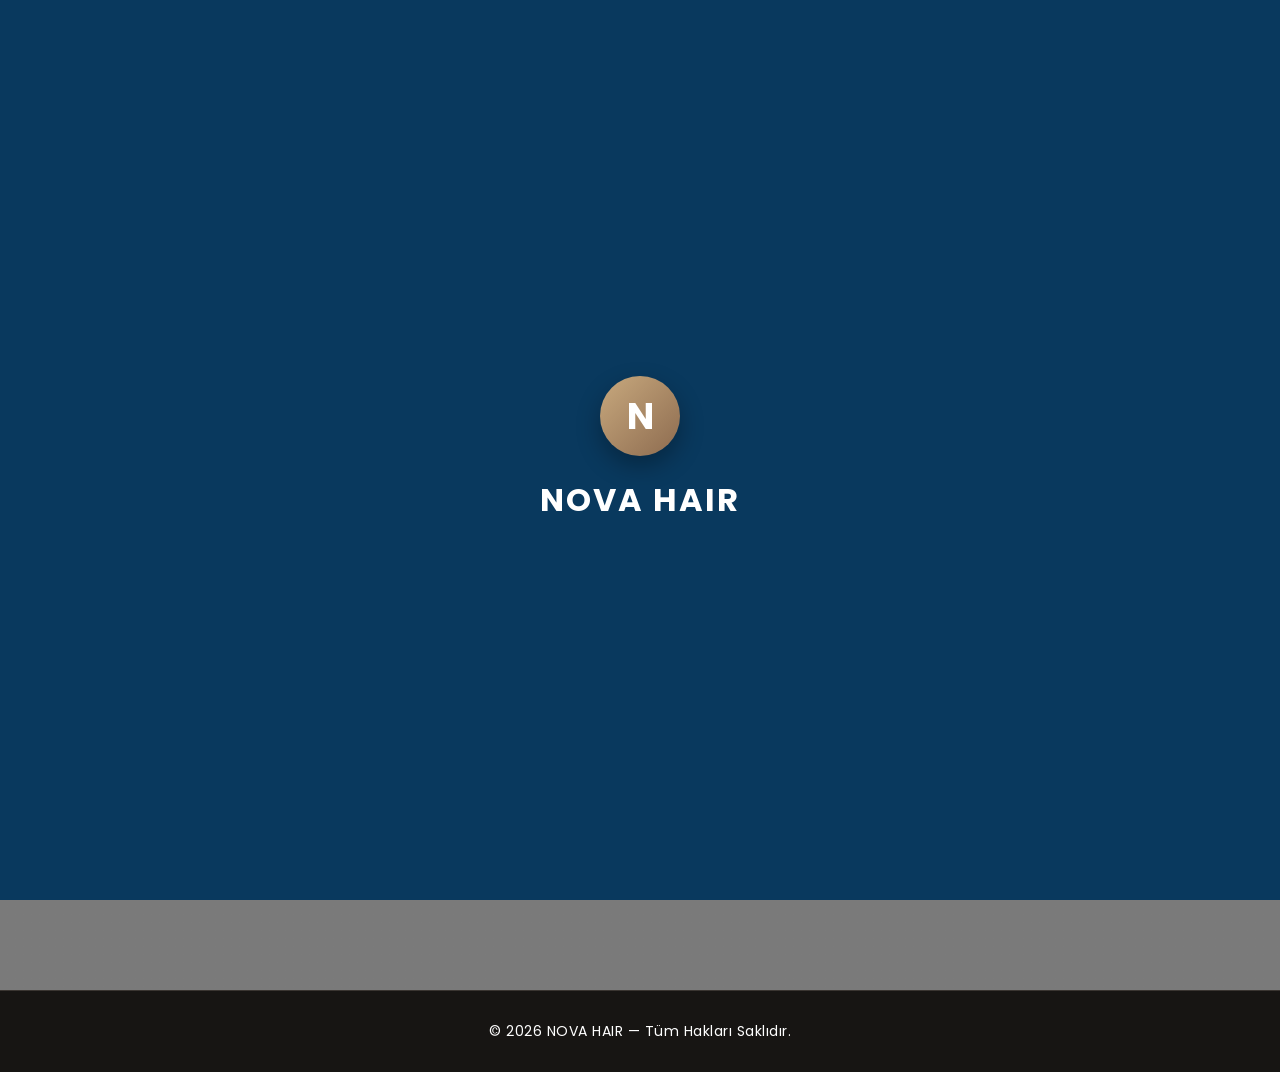
<file: anasayfa.html>
<!DOCTYPE html>
<html lang="tr">
<head>
    <meta charset="UTF-8">
    <meta name="viewport" content="width=device-width, initial-scale=1.0">
    <title>Ana Sayfa | NOVA HAIR</title>
    <link href="https://fonts.googleapis.com/css2?family=Poppins:wght@400;500;600;700&display=swap" rel="stylesheet">
    <link rel="stylesheet" href="https://cdnjs.cloudflare.com/ajax/libs/font-awesome/6.5.0/css/all.min.css">
    <link rel="stylesheet" href="style.css">
</head>
<body>

<div class="intro-loader">
    <div class="intro-logo">
        <span class="intro-circle">N</span>
        <h2 class="intro-text">NOVA HAIR</h2>
    </div>
</div>

<header>
<div class="navbar">
  <div class="logo"><div class="logo-circle">N</div><div class="logo-text">NOVA HAIR</div></div>
  <button class="menu-toggle" id="menuToggle"><i class="fa-solid fa-bars"></i></button>
  <nav id="navMenu">
    <a href="index.html" class="active">Ana Sayfa</a>
    <a href="hizmetler.html">Hizmetler</a>
    <a href="hakkimizda.html">Hakkımızda</a>
    <a href="tecrubemiz.html">Tecrübemiz</a>
    <a href="neden-biz.html">Neden Biz</a>
    <a href="fiyatlar.html">Fiyatlar</a>
    <a href="galeri.html">Galeri</a>
    <a href="gorusler.html">Görüşler</a>
    <a href="iletisim.html">İletişim</a>
  </nav>
</div>
</header>

<section class="hero" id="home">
    <div>
        <h1>Premium Kuaför Deneyimi</h1>
        <p>Modern atmosfer, uzman ekip, dijital rahatlık.</p>
        <a href="hizmetler.html" class="btn">Hizmetleri Gör</a>
    </div>
</section>

<footer>© 2026 NOVA HAIR — Tüm Hakları Saklıdır.</footer>

<script>
window.addEventListener('load', () => {
  const loader = document.querySelector('.intro-loader');
  setTimeout(() => { loader.classList.add('fade-out'); }, 1200);
});
const menuToggle = document.getElementById('menuToggle');
const navMenu = document.getElementById('navMenu');
menuToggle.addEventListener('click', () => {
  navMenu.classList.toggle('active');
  menuToggle.querySelector('i').className = navMenu.classList.contains('active') ? 'fa-solid fa-xmark' : 'fa-solid fa-bars';
});
</script>
</body>
</html>
</file>
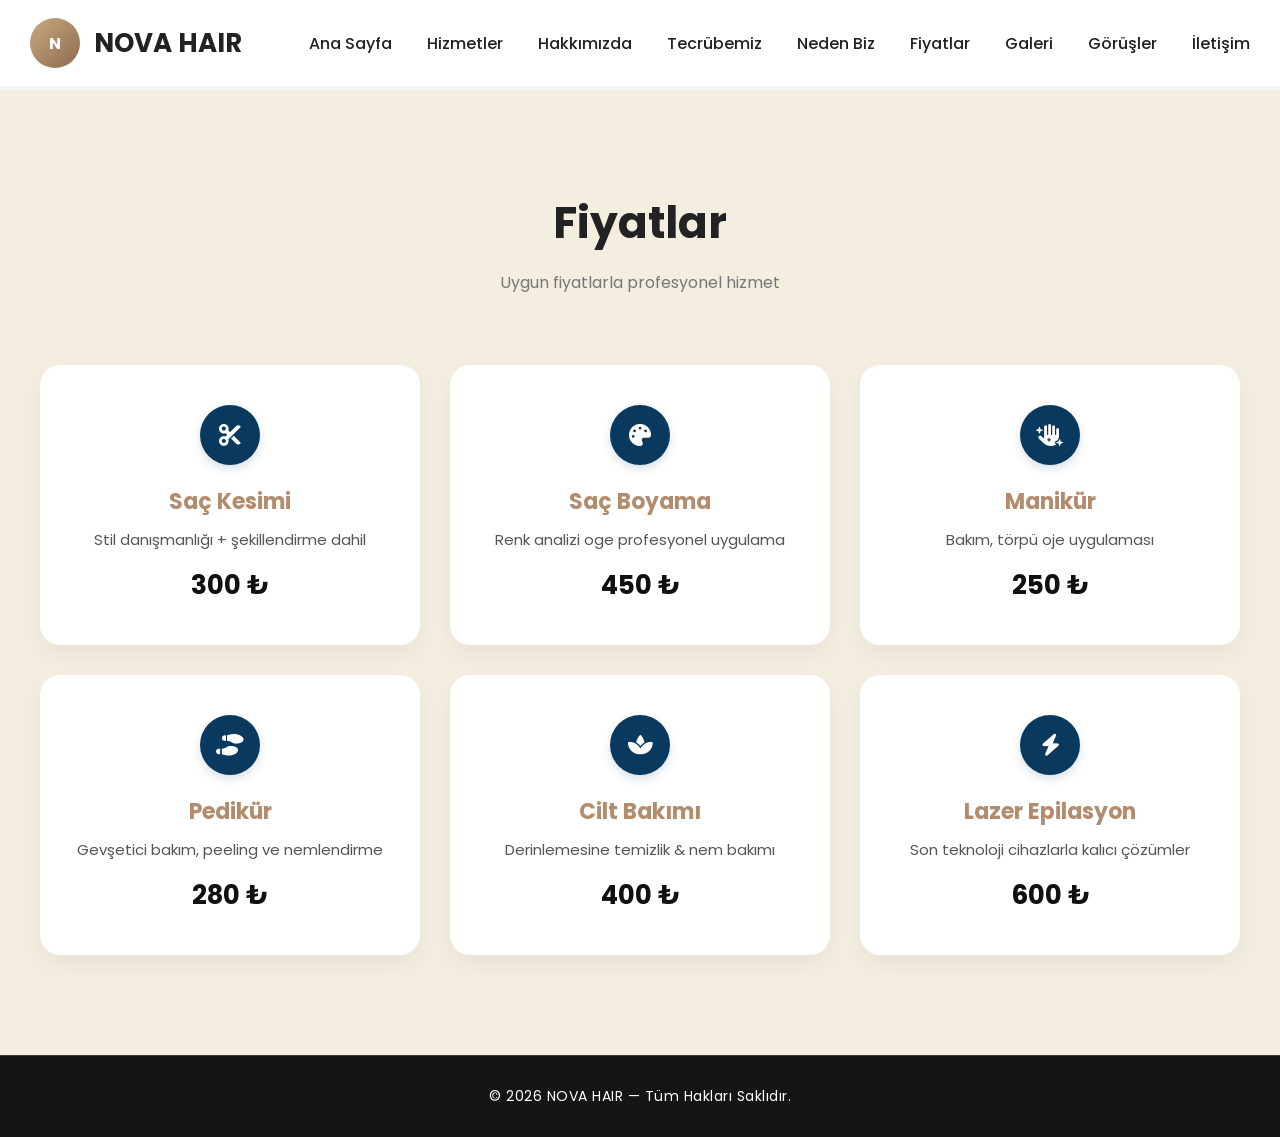
<file: fiyatlar.html>
<!DOCTYPE html>
<html lang="tr">
<head>
    <meta charset="UTF-8">
    <meta name="viewport" content="width=device-width, initial-scale=1.0">
    <title>Fiyat Listesi | NOVA HAIR</title>
    <link href="https://fonts.googleapis.com/css2?family=Poppins:wght@400;500;600;700&display=swap" rel="stylesheet">
    <link rel="stylesheet" href="https://cdnjs.cloudflare.com/ajax/libs/font-awesome/6.5.0/css/all.min.css">
    <link rel="stylesheet" href="style.css">
</head>
<body>

<header>
<div class="navbar">
  <div class="logo"><div class="logo-circle">N</div><div class="logo-text">NOVA HAIR</div></div>
  <button class="menu-toggle" id="menuToggle"><i class="fa-solid fa-bars"></i></button>
  <nav id="navMenu">
    <a href="index.html">Ana Sayfa</a>
    <a href="hizmetler.html">Hizmetler</a>
    <a href="hakkimizda.html">Hakkımızda</a>
    <a href="tecrubemiz.html">Tecrübemiz</a>
    <a href="neden-biz.html">Neden Biz</a>
    <a href="fiyatlar.html" class="active">Fiyatlar</a>
    <a href="galeri.html">Galeri</a>
    <a href="gorusler.html">Görüşler</a>
    <a href="iletisim.html">İletişim</a>
  </nav>
</div>
</header>

<section class="section prices-section" id="prices">
<div class="container">
<div class="section-title"><h2>Fiyatlar</h2><p>Uygun fiyatlarla profesyonel hizmet</p></div>
<div class="prices-grid">
  <div class="price-card"><div class="price-icon-circle"><i class="fa-solid fa-scissors"></i></div><h3>Saç Kesimi</h3><p>Stil danışmanlığı + şekillendirme dahil</p><span>300 ₺</span></div>
  <div class="price-card"><div class="price-icon-circle"><i class="fa-solid fa-palette"></i></div><h3>Saç Boyama</h3><p>Renk analizi oge profesyonel uygulama</p><span>450 ₺</span></div>
  <div class="price-card"><div class="price-icon-circle"><i class="fa-solid fa-hand-sparkles"></i></div><h3>Manikür</h3><p>Bakım, törpü oje uygulaması</p><span>250 ₺</span></div>
  <div class="price-card"><div class="price-icon-circle"><i class="fa-solid fa-shoe-prints"></i></div><h3>Pedikür</h3><p>Gevşetici bakım, peeling ve nemlendirme</p><span>280 ₺</span></div>
  <div class="price-card"><div class="price-icon-circle"><i class="fa-solid fa-spa"></i></div><h3>Cilt Bakımı</h3><p>Derinlemesine temizlik & nem bakımı</p><span>400 ₺</span></div>
  <div class="price-card"><div class="price-icon-circle"><i class="fa-solid fa-bolt"></i></div><h3>Lazer Epilasyon</h3><p>Son teknoloji cihazlarla kalıcı çözümler</p><span>600 ₺</span></div>
</div>
</div>
</section>

<footer>© 2026 NOVA HAIR — Tüm Hakları Saklıdır.</footer>
</body>
</html>
</file>
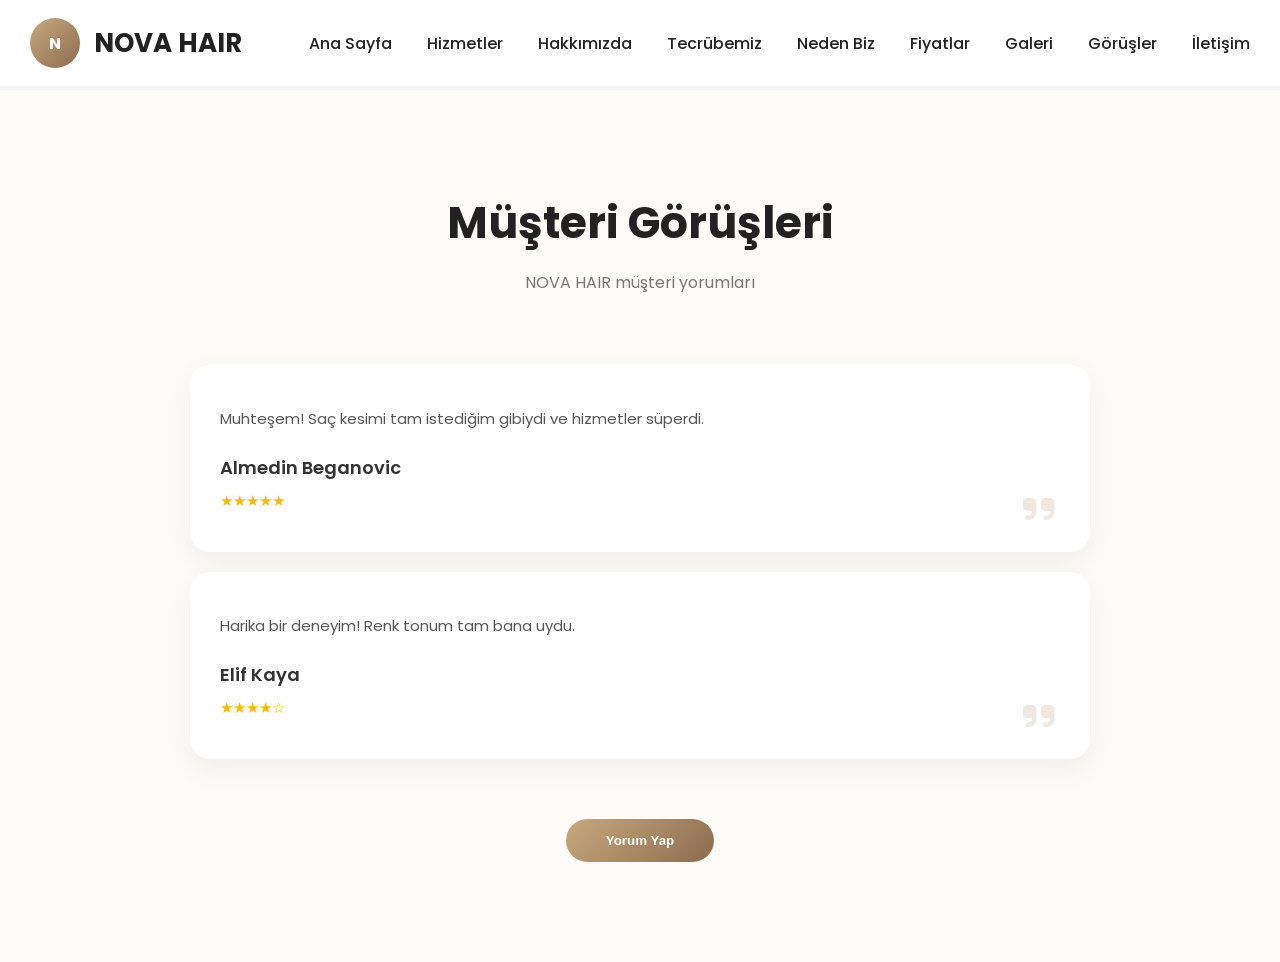
<file: gorusler.html>
<!DOCTYPE html>
<html lang="tr">
<head>
    <meta charset="UTF-8">
    <meta name="viewport" content="width=device-width, initial-scale=1.0">
    <title>Müşteri Görüşleri | NOVA HAIR</title>
    <link href="https://fonts.googleapis.com/css2?family=Poppins:wght@400;500;600;700&display=swap" rel="stylesheet">
    <link rel="stylesheet" href="https://cdnjs.cloudflare.com/ajax/libs/font-awesome/6.5.0/css/all.min.css">
    <link rel="stylesheet" href="style.css">
</head>
<body>

<header>
<div class="navbar">
  <div class="logo"><div class="logo-circle">N</div><div class="logo-text">NOVA HAIR</div></div>
  <button class="menu-toggle" id="menuToggle"><i class="fa-solid fa-bars"></i></button>
  <nav id="navMenu">
    <a href="index.html">Ana Sayfa</a>
    <a href="hizmetler.html">Hizmetler</a>
    <a href="hakkimizda.html">Hakkımızda</a>
    <a href="tecrubemiz.html">Tecrübemiz</a>
    <a href="neden-biz.html">Neden Biz</a>
    <a href="fiyatlar.html">Fiyatlar</a>
    <a href="galeri.html">Galeri</a>
    <a href="gorusler.html" class="active">Görüşler</a>
    <a href="iletisim.html">İletişim</a>
  </nav>
</div>
</header>

<section class="section reviews-section" id="reviews">
<div class="container reviews-container">
  <div class="section-title"><h2>Müşteri Görüşleri</h2><p>NOVA HAIR müşteri yorumları</p></div>
  <div id="reviewList">
    <div class="review-card"><p>Muhteşem! Saç kesimi tam istediğim gibiydi ve hizmetler süperdi.</p><h4>Almedin Beganovic</h4><div class="review-stars">★★★★★</div></div>
    <div class="review-card"><p>Harika bir deneyim! Renk tonum tam bana uydu.</p><h4>Elif Kaya</h4><div class="review-stars">★★★★☆</div></div>
  </div>
  <div class="add-review-box"><button id="openFormBtn">Yorum Yap</button></div>
</div>
</section>

<div class="modal-overlay" id="reviewFormOverlay">
  <div class="modal-content">
    <h3>Yorum Yap</h3>
    <div class="input-group"><input type="text" id="reviewName" placeholder="Adınız Soyadınız"></div>
    <div class="input-group">
     <select id="reviewRating" required>
    <option value="">Puan Seçin</option>
    <option value="5">5 Yıldız (Mükemmel)</option>
    <option value="4">4 Yıldız (Çok İyi)</option>
    <option value="3">3 Yıldız (Orta)</option>
    <option value="2">2 Yıldız (Kötü)</option>
    <option value="1">1 Yıldız (Çok Kötü)</option>
</select>
    </div>
    <div class="input-group"><textarea id="reviewText" placeholder="Yorumunuz..."></textarea></div>
    <button class="submit-btn" id="submitReview">Gönder</button>
  </div>
</div>

<script>
const openBtn = document.getElementById('openFormBtn');
const overlay = document.getElementById('reviewFormOverlay');
const submitBtn = document.getElementById('submitReview');
const list = document.getElementById('reviewList');

if (openBtn && overlay) {
  openBtn.addEventListener('click', () => overlay.style.display = "flex");
  overlay.addEventListener('click', (e) => { if (e.target === overlay) overlay.style.display = "none"; });
  
  submitBtn?.addEventListener('click', () => {
    const n = document.getElementById('reviewName').value.trim();
    const t = document.getElementById('reviewText').value.trim();
    const r = document.getElementById('reviewRating').value;
    if (n && t) {
      const d = document.createElement('div');
      d.className = 'review-card';
      d.innerHTML = `<p>${t}</p><h4>${n}</h4><div class="review-stars">${"★".repeat(r)}${"☆".repeat(5-r)}</div>`;
      list.appendChild(d);
      overlay.style.display = "none";
    }
  });
}
</script>
</body>
</html>
</file>
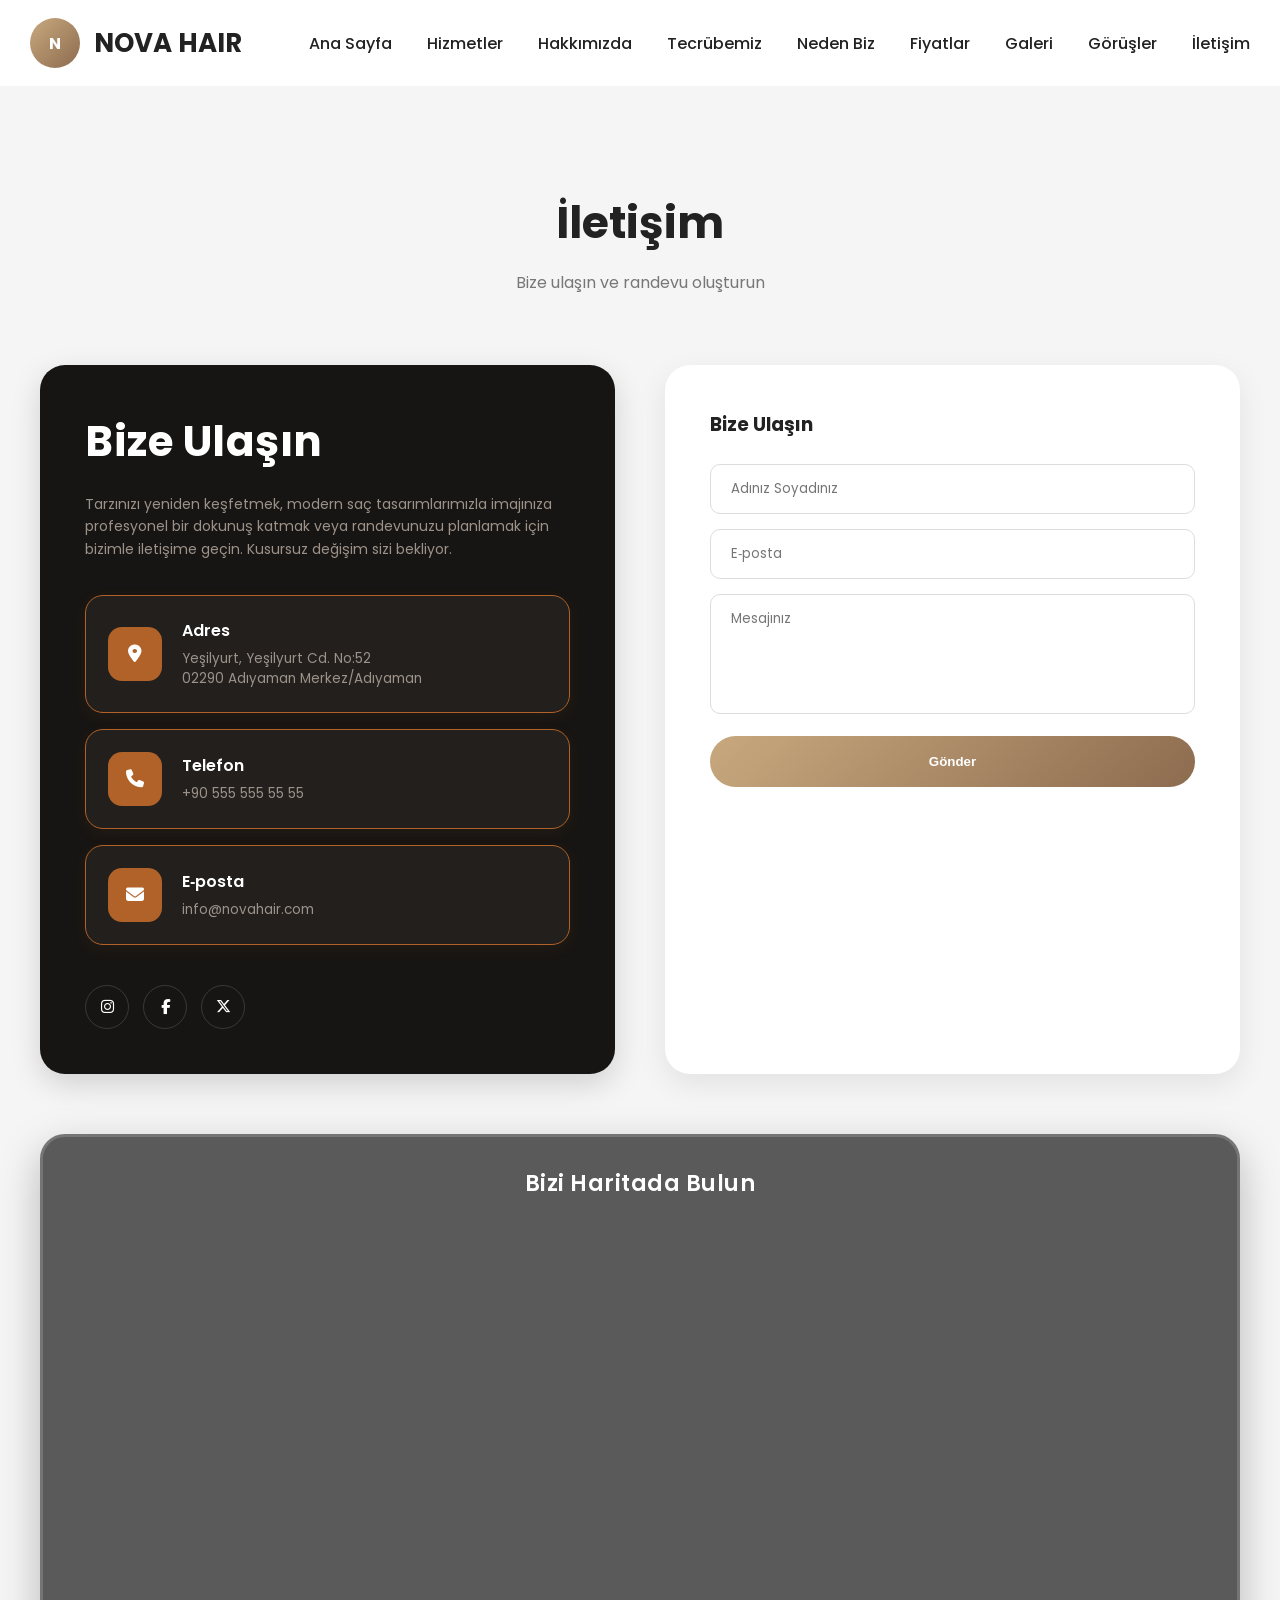
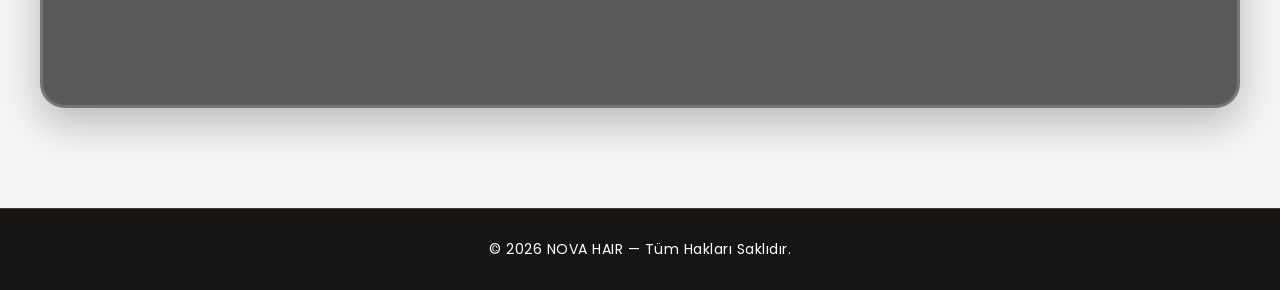
<file: iletisim.html>
<!DOCTYPE html>
<html lang="tr">
<head>
    <meta charset="UTF-8">
    <meta name="viewport" content="width=device-width, initial-scale=1.0">
    <title>İletişim | NOVA HAIR</title>
    <link href="https://fonts.googleapis.com/css2?family=Poppins:wght@400;500;600;700&display=swap" rel="stylesheet">
    <link rel="stylesheet" href="https://cdnjs.cloudflare.com/ajax/libs/font-awesome/6.5.0/css/all.min.css">
    <link rel="stylesheet" href="style.css">
</head>
<body>

<header>
<div class="navbar">
  <div class="logo"><div class="logo-circle">N</div><div class="logo-text">NOVA HAIR</div></div>
  <button class="menu-toggle" id="menuToggle"><i class="fa-solid fa-bars"></i></button>
  <nav id="navMenu">
    <a href="index.html">Ana Sayfa</a>
    <a href="hizmetler.html">Hizmetler</a>
    <a href="hakkimizda.html">Hakkımızda</a>
    <a href="tecrubemiz.html">Tecrübemiz</a>
    <a href="neden-biz.html">Neden Biz</a>
    <a href="fiyatlar.html">Fiyatlar</a>
    <a href="galeri.html">Galeri</a>
    <a href="gorusler.html">Görüşler</a>
    <a href="iletisim.html" class="active">İletişim</a>
  </nav>
</div>
</header>

<section class="section" id="contact">
<div class="container">
<div class="section-title"><h2>İletişim</h2><p>Bize ulaşın ve randevu oluşturun</p></div>
<div class="contact-area">
  
  <div class="custom-contact-box">
      <h2>Bize Ulaşın</h2>
      <p class="sub-text">Tarzınızı yeniden keşfetmek, modern saç tasarımlarımızla imajınıza profesyonel bir dokunuş katmak veya randevunuzu planlamak için bizimle iletişime geçin. Kusursuz değişim sizi bekliyor.</p>
      
      <div class="info-card">
          <div class="card-icon-box">
              <i class="fa-solid fa-location-dot"></i>
          </div>
          <div class="card-details">
              <h4>Adres</h4>
              <p>Yeşilyurt, Yeşilyurt Cd. No:52<br>02290 Adıyaman Merkez/Adıyaman</p>
          </div>
      </div>
      
      <div class="info-card">
          <div class="card-icon-box">
              <i class="fa-solid fa-phone"></i>
          </div>
          <div class="card-details">
              <h4>Telefon</h4>
              <p>+90 555 555 55 55</p>
          </div>
      </div>
      
      <div class="info-card">
          <div class="card-icon-box">
              <i class="fa-solid fa-envelope"></i>
          </div>
          <div class="card-details">
              <h4>E‑posta</h4>
              <p>info@novahair.com</p>
          </div>
      </div>
      
      <div class="social-row">
          <a href="#" class="social-circle"><i class="fa-brands fa-instagram"></i></a>
          <a href="#" class="social-circle"><i class="fa-brands fa-facebook-f"></i></a>
          <a href="#" class="social-circle"><i class="fa-brands fa-x-twitter"></i></a>
      </div>
  </div>

  <div class="contact-form">
      <h3>Bize Ulaşın</h3>
      <form id="contactWebForm">
          <div class="input-group"><input type="text" placeholder="Adınız Soyadınız" required></div>
          <div class="input-group"><input type="email" placeholder="E‑posta" required></div>
          <div class="input-group"><textarea placeholder="Mesajınız" required></textarea></div>
          <button class="submit-btn">Gönder</button>
      </form>
  </div>
</div>

<!-- image_2f4fc3.jpg Görselindeki Gibi Başlıklı ve Hafif Kapalı Gri Çerçeveli Harita Kartı -->
<div class="map-card-wrapper">
    <h3>Bizi Haritada Bulun</h3>
    <div class="map-container-inner">
        <iframe src="https://maps.google.com/maps?q=Ye%C5%9Filyurt%2C%20Ye%C5%9Filyurt%20Cd.%20No%3A52%2C%2002290%20Ad%C4%B1yaman%20Merkez%2FAd%C4%B1yaman&t=&z=16&ie=UTF8&iwloc=B&output=embed" loading="lazy"></iframe>
    </div>
</div>

</div>
</section>

<footer>© 2026 NOVA HAIR — Tüm Hakları Saklıdır.</footer>

<script>
// Form Gönderme Yönetimi
document.getElementById('contactWebForm')?.addEventListener('submit', (e) => {
    e.preventDefault();
    alert('Mesajınız başarıyla iletildi. En kısa sürede dönüş sağlanacaktır.');
    e.target.reset();
});

// Mobil Menü Yönetimi
const menuToggle = document.getElementById('menuToggle');
const navMenu = document.getElementById('navMenu');
menuToggle.addEventListener('click', () => {
  navMenu.classList.toggle('active');
  menuToggle.querySelector('i').className = navMenu.classList.contains('active') ? 'fa-solid fa-xmark' : 'fa-solid fa-bars';
});
</script>
</body>
</html>
</file>
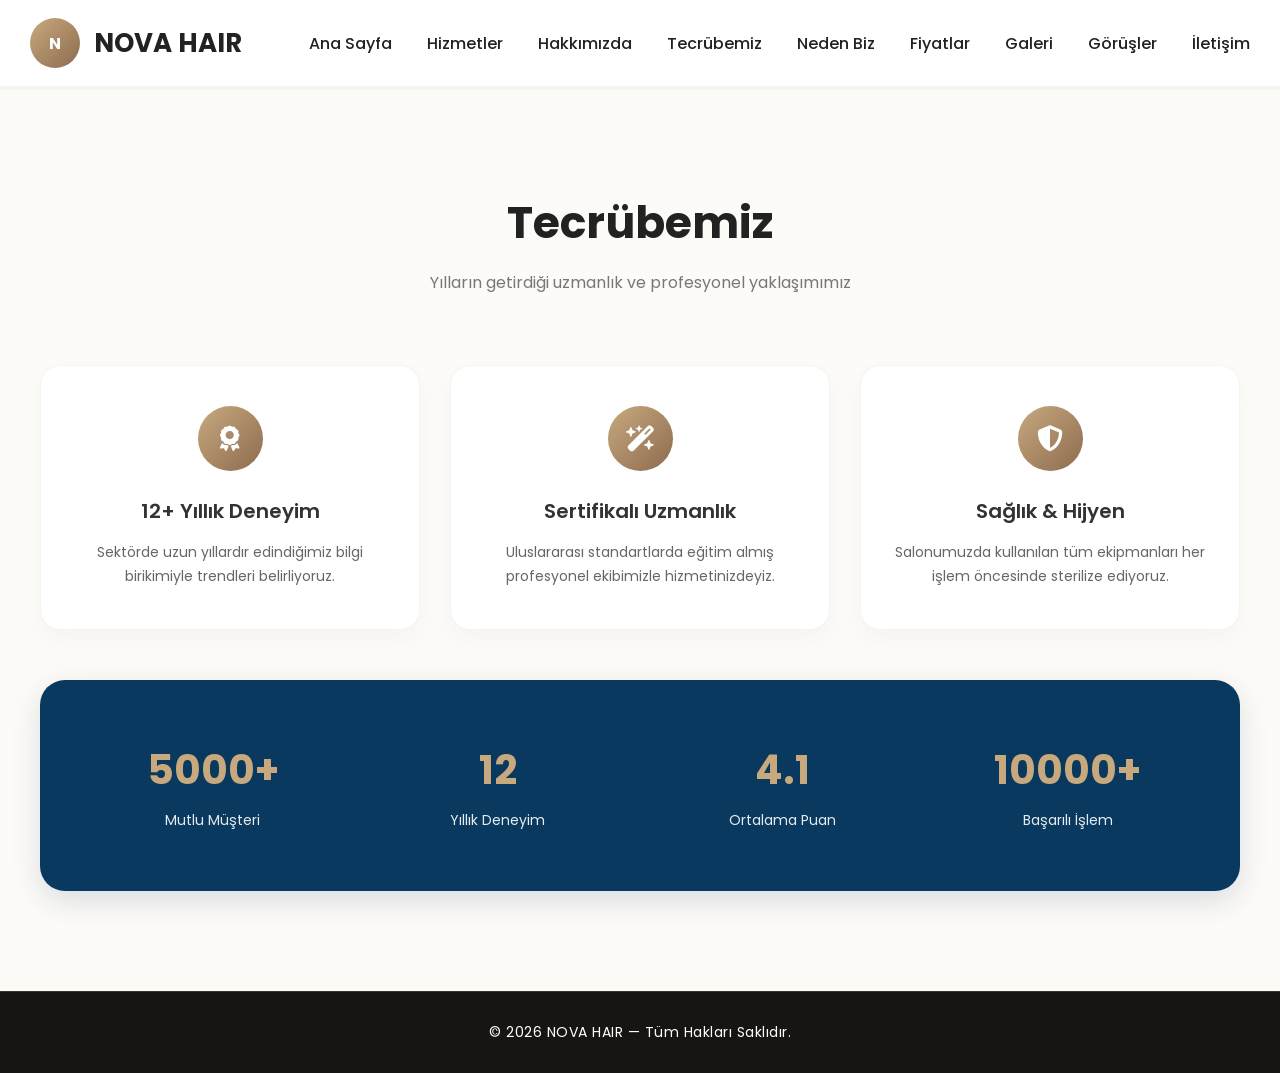
<file: tecrubemiz.html>
<!DOCTYPE html>
<html lang="tr">
<head>
    <meta charset="UTF-8">
    <meta name="viewport" content="width=device-width, initial-scale=1.0">
    <title>Tecrübemiz | NOVA HAIR</title>
    <link href="https://fonts.googleapis.com/css2?family=Poppins:wght@400;500;600;700&display=swap" rel="stylesheet">
    <link rel="stylesheet" href="https://cdnjs.cloudflare.com/ajax/libs/font-awesome/6.5.0/css/all.min.css">
    <link rel="stylesheet" href="style.css">
</head>
<body>

<header>
<div class="navbar">
  <div class="logo"><div class="logo-circle">N</div><div class="logo-text">NOVA HAIR</div></div>
  <button class="menu-toggle" id="menuToggle"><i class="fa-solid fa-bars"></i></button>
  <nav id="navMenu">
    <a href="index.html">Ana Sayfa</a>
    <a href="hizmetler.html">Hizmetler</a>
    <a href="hakkimizda.html">Hakkımızda</a>
    <a href="tecrubemiz.html" class="active">Tecrübemiz</a>
    <a href="neden-biz.html">Neden Biz</a>
    <a href="fiyatlar.html">Fiyatlar</a>
    <a href="galeri.html">Galeri</a>
    <a href="gorusler.html">Görüşler</a>
    <a href="iletisim.html">İletişim</a>
  </nav>
</div>
</header>

<section class="section experience-section" id="experience">
<div class="container">
<div class="section-title"><h2>Tecrübemiz</h2><p>Yılların getirdiği uzmanlık ve profesyonel yaklaşımımız</p></div>
<div class="experience-grid">
  <div class="experience-card">
    <div class="exp-icon-box"><i class="fa-solid fa-award"></i></div>
    <h3>12+ Yıllık Deneyim</h3>
    <p>Sektörde uzun yıllardır edindiğimiz bilgi birikimiyle trendleri belirliyoruz.</p>
  </div>
  <div class="experience-card">
    <div class="exp-icon-box"><i class="fa-solid fa-wand-magic-sparkles"></i></div>
    <h3>Sertifikalı Uzmanlık</h3>
    <p>Uluslararası standartlarda eğitim almış profesyonel ekibimizle hizmetinizdeyiz.</p>
  </div>
  <div class="experience-card">
    <div class="exp-icon-box"><i class="fa-solid fa-shield-halved"></i></div>
    <h3>Sağlık & Hijyen</h3>
    <p>Salonumuzda kullanılan tüm ekipmanları her işlem öncesinde sterilize ediyoruz.</p>
  </div>
</div>

<div class="stats-container">
    <div class="stats-grid">
        <div class="stat-card"><h3 class="counter" data-target="5000">0</h3><p>Mutlu Müşteri</p></div>
        <div class="stat-card"><h3 class="counter" data-target="12">0</h3><p>Yıllık Deneyim</p></div>
        <div class="stat-card"><h3 class="counter" data-target="4.1">0</h3><p>Ortalama Puan</p></div>
        <div class="stat-card"><h3 class="counter" data-target="10000">0</h3><p>Başarılı İşlem</p></div>
    </div>
</div>
</div>
</section>

<footer>© 2026 NOVA HAIR — Tüm Hakları Saklıdır.</footer>

<script>
const startCounters = () => {
    const counters = document.querySelectorAll('.counter');
    counters.forEach(counter => {
        const target = parseFloat(counter.getAttribute('data-target'));
        const isDecimal = target % 1 !== 0;
        let count = 0;
        const steps = 40;
        const increment = target / steps;
        let currentStep = 0;
        const updateCount = () => {
            if (currentStep < steps) {
                count += increment;
                currentStep++;
                counter.innerText = isDecimal ? count.toFixed(1) : Math.floor(count);
                setTimeout(updateCount, 20);
            } else {
                counter.innerText = isDecimal ? target.toFixed(1) : target + (target > 100 ? '+' : '');
            }
        };
        updateCount();
    });
};
const observer = new IntersectionObserver((entries) => {
    entries.forEach(entry => {
        if(entry.isIntersecting) { startCounters(); observer.disconnect(); }
    });
}, { threshold: 0.3 });
document.querySelector('.stats-container') && observer.observe(document.querySelector('.stats-container'));
</script>
</body>
</html>
</file>
<file: style.css>
* {
    margin: 0;
    padding: 0;
    box-sizing: border-box;
}

body {
    font-family: 'Poppins', sans-serif;
    background: #f5f5f5;
    color: #222;
    overflow-x: hidden;
}

html {
    scroll-behavior: smooth;
    scroll-padding-top: 90px;
}

.section {
    padding: 100px 20px;
}

.container {
    max-width: 1200px;
    margin: auto;
}

.section-title {
    text-align: center;
    margin-bottom: 70px;
}

.section-title h2 {
    font-size: 44px;
    margin-bottom: 15px;
}

.section-title p {
    color: #777;
}

.btn {
    display: inline-block;
    padding: 16px 42px;
    background: linear-gradient(135deg, #c8a97e, #8d6b4f);
    color: #fff;
    text-decoration: none;
    border-radius: 40px;
    font-weight: 600;
    transition: .3s;
}

.btn:hover {
    transform: translateY(-4px);
    box-shadow: 0 8px 20px rgba(0, 0, 0, 0.25);
}

/* ==========================================================================
   1. GİRİŞ ANİMASYONU (INTRO LOADER)
   ========================================================================== */
.intro-loader {
    position: fixed;
    top: 0;
    left: 0;
    width: 100%;
    height: 100%;
    background: #09395e;
    z-index: 99999;
    display: flex;
    justify-content: center;
    align-items: center;
    transition: opacity 0.6s ease, transform 0.6s ease;
}

.intro-logo {
    display: flex;
    flex-direction: column;
    align-items: center;
    gap: 20px;
    animation: introZoomIn 1s ease forwards;
}

.intro-circle {
    width: 80px;
    height: 80px;
    border-radius: 50%;
    background: linear-gradient(135deg, #c8a97e, #8d6b4f);
    color: #fff;
    display: flex;
    align-items: center;
    justify-content: center;
    font-weight: 700;
    font-size: 36px;
    box-shadow: 0 10px 25px rgba(0,0,0,0.3);
}

.intro-text {
    color: #fff;
    font-size: 32px;
    font-weight: 700;
    letter-spacing: 2px;
}

.intro-loader.fade-out {
    opacity: 0;
    transform: scale(1.05);
    pointer-events: none;
}

@keyframes introZoomIn {
    0% {
        opacity: 0;
        transform: scale(0.8);
    }
    100% {
        opacity: 1;
        transform: scale(1);
    }
}

/* ==========================================================================
   2. NAVBAR & HEADER
   ========================================================================== */
header {
    position: fixed;
    width: 100%;
    top: 0;
    z-index: 1000;
    background: rgba(255, 255, 255, 1);
    transition: background 0.3s ease;
}

header.scrolled {
    background: rgba(255, 255, 255, 0.75); 
    backdrop-filter: blur(14px);
    -webkit-backdrop-filter: blur(14px);
}

.navbar {
    max-width: 1400px;
    margin: auto;
    padding: 18px 30px;
    display: flex;
    justify-content: space-between;
    align-items: center;
    position: relative;
}

.logo {
    display: flex;
    align-items: center;
    gap: 14px;
}

.logo-circle {
    width: 50px;
    height: 50px;
    border-radius: 50%;
    background: linear-gradient(135deg, #c8a97e, #8d6b4f);
    color: #fff;
    display: flex;
    align-items: center;
    justify-content: center;
    font-weight: 700;
}

.logo-text {
    font-size: 26px;
    font-weight: 700;
}

nav {
    display: flex;
    gap: 35px;
}

nav a {
    text-decoration: none;
    color: #222;
    font-weight: 500;
    position: relative;
}

nav a::after {
    content: '';
    position: absolute;
    width: 0;
    height: 2px;
    background: #b38b6d;
    left: 0;
    bottom: -6px;
    transition: .3s;
}

nav a:hover::after {
    width: 100%;
}

.menu-toggle {
    display: none;
    background: none;
    border: none;
    font-size: 24px;
    color: #222;
    cursor: pointer;
    transition: 0.3s;
}

/* ==========================================================================
   3. HERO BÖLÜMÜ
   ========================================================================== */
.hero {
    min-height: 100vh;
    background: linear-gradient(rgba(0,0,0,0.5), rgba(0,0,0,0.5)), url('https://images.unsplash.com/photo-1521590832167-7bcbfaa6381f?q=80&w=1920');
    background-size: cover;
    background-position: center;
    display: flex;
    align-items: center;
    justify-content: center;
    text-align: center;
    color: #fff;
    padding: 100px 20px;
}

.hero h1 {
    font-size: 64px;
    margin-bottom: 20px;
}

.hero p {
    font-size: 22px;
    margin-bottom: 35px;
}

/* ==========================================================================
   4. HİZMETLER
   ========================================================================== */
.services-grid {
    display: grid;
    grid-template-columns: repeat(3, 1fr);
    gap: 35px;
}

.service-card {
    background: #fff;
    border-radius: 25px;
    overflow: hidden;
    isolation: isolate;
    transition: .4s;
    box-shadow: 0 10px 30px rgba(0,0,0,0.08);
}

.service-card:hover {
    transform: translateY(-12px);
    box-shadow: 0 20px 45px rgba(0,0,0,0.15);
}

.service-card img {
    width: 100%;
    height: 260px;
    object-fit: cover;
    transition: .5s;
}

.service-card:hover img {
    transform: scale(1.08);
}

.service-content {
    padding: 30px;
}

.service-content h3 {
    color: #b38b6d;
    margin-bottom: 15px;
}

.service-content p {
    color: #666;
    line-height: 1.8;
}

/* ==========================================================================
   5. HAKKIMIZDA
   ========================================================================== */
#about {
    background: #ffffff;
}

.about {
    display: grid;
    grid-template-columns: 1fr 1.3fr;
    gap: 60px;
    align-items: center;
}

.about-image img {
    width: 100%;
    height: 480px;
    object-fit: cover;
    border-radius: 25px;
    box-shadow: 0 20px 40px rgba(0,0,0,0.12);
}

.about-cards-wrapper {
    position: relative;
    overflow: hidden;
}

.about-cards {
    display: flex;
    transition: transform .6s ease-in-out;
}

.about-card {
    min-width: 100%;
    background: #fff;
    border-radius: 20px;
    box-shadow: 0 10px 30px rgba(141, 107, 79, 0.1);
    padding: 45px;
    font-size: 15px;
    line-height: 1.7;
}

.about-card h3 {
    font-size: 26px;
    margin-bottom: 15px;
    color: #333;
}

.about-card p {
    color: #555;
    margin-bottom: 12px;
}

.about-card i {
    font-size: 36px;
    color: #b38b6d;
    margin-bottom: 12px;
}

.about-slider-btn {
    position: absolute;
    top: 50%;
    transform: translateY(-50%);
    background: rgba(255,255,255,0.9);
    border: none;
    width: 45px;
    height: 45px;
    border-radius: 50%;
    cursor: pointer;
    display: flex;
    align-items: center;
    justify-content: center;
    box-shadow: 0 5px 15px rgba(0,0,0,0.12);
    z-index: 10;
}

.about-slider-btn.prev { left: 10px; }
.about-slider-btn.next { right: 10px; }

/* ==========================================================================
   6. TECRÜBEMİZ BÖLÜMÜ
   ========================================================================== */
.experience-section {
    background: #fdfbf7;
}

.experience-grid {
    display: grid;
    grid-template-columns: repeat(3, 1fr);
    gap: 30px;
}

.experience-card {
    background: #ffffff;
    border-radius: 20px;
    padding: 40px 30px;
    box-shadow: 0 10px 25px rgba(0,0,0,0.03);
    text-align: center;
    transition: 0.3s ease;
    border: 1px solid rgba(179, 139, 109, 0.1);
}

.experience-card:hover {
    transform: translateY(-8px);
    background: #ffffff;
    box-shadow: 0 15px 35px rgba(141, 107, 79, 0.12);
}

.exp-icon-box {
    width: 65px;
    height: 65px;
    border-radius: 50%;
    background: linear-gradient(135deg, #c8a97e, #8d6b4f);
    color: #fff;
    display: flex;
    align-items: center;
    justify-content: center;
    font-size: 26px;
    margin: 0 auto 25px;
}

.experience-card h3 {
    font-size: 20px;
    color: #333;
    margin-bottom: 15px;
    font-weight: 600;
}

.experience-card p {
    color: #666;
    font-size: 14px;
    line-height: 1.7;
}

/* İstatistik Alanı */
.stats-container {
    background: #09395e;
    color: #fff;
    padding: 60px 40px;
    text-align: center;
    border-radius: 25px;
    margin-top: 50px;
    box-shadow: 0 10px 30px rgba(9, 57, 94, 0.15);
}

.stats-container .stats-grid {
    display: grid;
    grid-template-columns: repeat(4, 1fr);
    gap: 20px;
    max-width: 1200px;
    margin: auto;
}

.stat-card {
    display: flex;
    flex-direction: column;
    align-items: center;
    justify-content: center;
}

.stat-card h3 {
    font-size: 40px;
    margin-bottom: 10px;
    color: #c8a97e;
    font-weight: 700;
}

.stat-card p {
    font-size: 14px;
    color: #ffffff;
    opacity: 0.9;
}

/* ==========================================================================
   7. NEDEN BİZ BÖLÜMÜ
   ========================================================================== */
.values-section {
    background: #f0f4fa;
}

.values-wrapper {
    display: grid;
    grid-template-columns: 1fr 1.1fr;
    gap: 35px;
    align-items: stretch;
}

.values-grid {
    display: grid;
    grid-template-columns: repeat(2, 1fr);
    gap: 1px;
    background: #d0daf0;
}

.value-box {
    background: #f0f4fa;
    padding: 35px 20px;
    text-align: center;
    transition: 0.3s;
    display: flex;
    flex-direction: column;
    justify-content: center;
}

.value-box:hover {
    transform: translateY(-5px);
    background: #fff;
    box-shadow: 0 12px 25px rgba(9,57,94,0.06);
}

.value-icon {
    width: 55px;
    height: 55px;
    border-radius: 50%;
    margin: 0 auto 15px;
    background: #09395e;
    display: flex;
    align-items: center;
    justify-content: center;
    font-size: 22px;
    color: white;
}

.value-box h3 {
    font-size: 18px;
    margin-bottom: 10px;
    color: #111;
    font-weight: 600;
}

.value-box p {
    color: #555;
    line-height: 1.6;
    font-size: 14px;
}

.values-team-img img {
    width: 100%;
    object-fit: cover;
    min-height: 420px;
    height: 100%;
    border-radius: 20px;
}

/* ==========================================================================
   8. FİYATLAR BÖLÜMÜ
   ========================================================================== */
.prices-section {
    background: #f4eee1;
} 

.prices-grid {
    display: grid;
    grid-template-columns: repeat(3, 1fr);
    gap: 30px;
}

.price-card {
    background: #ffffff;
    border-radius: 20px;
    padding: 40px 30px;
    box-shadow: 0 10px 25px rgba(0,0,0,0.05);
    text-align: center;
    display: flex;
    flex-direction: column;
    align-items: center;
    justify-content: center;
    transition: .3s;
}

.price-card:hover {
    transform: translateY(-5px);
    box-shadow: 0 15px 35px rgba(141, 107, 79, 0.155);
}

.price-icon-circle {
    width: 60px;
    height: 60px;
    border-radius: 50%;
    background-color: #09395e;
    display: flex;
    align-items: center;
    justify-content: center;
    margin: 0 auto 20px auto;
    box-shadow: 0 4px 10px rgba(9, 57, 94, 0.15);
}

.price-icon-circle i {
    color: #ffffff !important;
    font-size: 22px;
}

.price-icon-circle .white-emoji {
    font-size: 22px;
    line-height: 1;
}

.price-card h3 {
    font-size: 22px;
    color: #b38b6d;
    margin-bottom: 10px;
}

.price-card p {
    font-size: 15px;
    color: #555;
    margin-bottom: 15px;
}

.price-card span {
    font-size: 26px;
    color: #111;
    font-weight: 700;
}

/* ==========================================================================
   9. GALERİ BÖLÜMÜ
   ========================================================================== */
.gallery-section {
    background: #ffffff;
    padding: 60px 0;
}

.gallery-grid {
    display: grid;
    grid-template-columns: repeat(2, 1fr);
    gap: 20px;
}

.gallery-item {
    position: relative;
    border-radius: 20px;
    width: 100%;
    overflow: hidden;
    height: 485px;
    box-shadow: 0 10px 25px rgba(0,0,0,0.04);
    cursor: pointer;
}

.gallery-item img {
    width: 100%;
    height: 100%;
    object-fit: cover;
    display: block;
}

.gallery-item:hover img {
    transform: scale(1.1);
    transition: transform 0.5s ease;
}

.gallery-overlay {
    position: absolute;
    inset: 0;
    background: linear-gradient(
        to top,
        rgba(141, 107, 79, 0.9),
        rgba(0, 0, 0, 0.3)
    );
    display: flex;
    flex-direction: column;
    justify-content: flex-end;
    padding: 25px;
    opacity: 0;
    transition: opacity 0.4s ease;
}

.gallery-item:hover .gallery-overlay {
    opacity: 1;
}

.gallery-overlay h3 {
    color: #fff;
    font-size: 20px;
    margin-bottom: 5px;
    transform: translateY(20px);
    transition: transform 0.4s ease;
}

.gallery-overlay p {
    color: #f5f5f5;
    font-size: 14px;
    transform: translateY(20px);
    transition: transform 0.4s ease 0.1s;
}

.gallery-item:hover .gallery-overlay h3,
.gallery-item:hover .gallery-overlay p {
    transform: translateY(0);
}

/* ==========================================================================
   10. GÖRÜŞLER (MÜŞTERİ YORUMLARI)
   ========================================================================== */
.reviews-section {
    background: #fdfbf7;
} 

.reviews-container {
    max-width: 900px;
    margin: auto;
}

#reviewList {
    display: flex;
    flex-direction: column;
    gap: 20px;
}

.review-card {
    background: #fff;
    color: #222;
    border-radius: 20px;
    padding: 40px 30px;
    box-shadow: 0 10px 30px rgba(0,0,0,0.05);
    position: relative;
}

.review-card::after {
    content: "\f10e";
    font-family: "Font Awesome 6 Free";
    font-weight: 900;
    font-size: 36px;
    color: #b38b6d;
    position: absolute;
    bottom: 25px;
    right: 35px;
    opacity: .2;
}

.review-card p {
    font-size: 15px;
    line-height: 1.8;
    color: #555;
    margin-bottom: 22px;
}

.review-card h4 {
    font-size: 18px;
    color: #333;
    font-weight: 600;
    margin-bottom: 8px;
}

.review-stars {
    color: #ffb800;
    font-size: 15px;
}

.add-review-box {
    text-align: center;
    margin-top: 60px;
}

.add-review-box button {
    padding: 14px 40px;
    border: none;
    border-radius: 40px;
    background: linear-gradient(135deg, #c8a97e, #8d6b4f);
    color: #fff;
    font-weight: 600;
    cursor: pointer;
    transition: 0.3s;
}

.add-review-box button:hover {
    transform: translateY(-2px);
    box-shadow: 0 5px 15px rgba(141, 107, 79, 0.3);
}

/* Yorum Formu Modalı */
.modal-overlay {
    position: fixed;
    top: 0;
    left: 0;
    width: 100%;
    height: 100%;
    background: rgba(0,0,0,0.6);
    display: none;
    justify-content: center;
    align-items: center;
    z-index: 2000;
}

.modal-content {
    background: #fff;
    padding: 40px;
    border-radius: 25px;
    width: 100%;
    max-width: 500px;
    box-shadow: 0 20px 40px rgba(0,0,0,0.2);
    position: relative;
}

.modal-content h3 {
    margin-bottom: 20px;
    color: #333;
}

.modal-content .input-group {
    margin-bottom: 15px;
}

.modal-content input, .modal-content textarea, .modal-content select {
    width: 100%;
    padding: 12px 20px;
    border: 1px solid #ddd;
    border-radius: 10px;
    font-family: inherit;
    font-size: 14px;
    outline: none;
}

.modal-content textarea {
    height: 100px;
    resize: none;
}

/* ==========================================================================
   11. İLETİŞİM & FOOTER
   ========================================================================== */
.contact-area {
    display: grid;
    grid-template-columns: 1fr 1fr;
    gap: 50px;
}

/* Sol Taraftaki Premium Kart Kutusu */
.custom-contact-box {
    background: #171513; 
    padding: 45px;
    border-radius: 25px;
    box-shadow: 0 10px 30px rgba(0,0,0,0.15);
    color: #ffffff;
    font-family: 'Poppins', sans-serif;
    width: 100%;
}

.custom-contact-box h2 {
    font-size: 42px;
    font-weight: 700;
    margin-top: 0;
    margin-bottom: 20px;
    color: #ffffff;
    letter-spacing: 0.5px;
}

.custom-contact-box .sub-text {
    font-size: 14px;
    color: #9c928a; 
    line-height: 1.6;
    margin-bottom: 35px;
}

/* --- TÜM KARTLAR İÇİN TURUNCU ÇERÇEVELİ VE PARLAK YAPI --- */
.info-card {
    background-color: #221f1d; 
    border: 1px solid #b16229; /* Görseldeki gibi tüm kartların etrafında turuncu çerçeve */
    border-radius: 18px;
    padding: 22px;
    display: flex;
    align-items: center;
    gap: 20px;
    margin-bottom: 16px;
    cursor: pointer;
    box-shadow: 0 4px 15px rgba(177, 98, 41, 0.08); /* Hafif turuncu parlama etkisi */
    transition: transform 0.3s cubic-bezier(0.25, 0.8, 0.25, 1), 
                background-color 0.3s ease, 
                box-shadow 0.3s ease;
}

/* MOUSE İLE ÜSTÜNE GELİNCE HAREKET EFEKTİ */
.info-card:hover {
    transform: translateY(-5px); 
    background-color: #2a2623; 
    box-shadow: 0 12px 24px rgba(177, 98, 41, 0.2); /* Üstüne gelince parlama derinleşir */
}

/* --- TÜM İKON KUTULARI TURUNCU RENK YAPILDI --- */
.card-icon-box {
    width: 54px;
    height: 54px;
    background-color: #b16229; /* Telefon ve E-posta dahil hepsi turuncu */
    border-radius: 14px;
    display: flex;
    justify-content: center;
    align-items: center;
    color: #ffffff;
    font-size: 18px;
    flex-shrink: 0;
    transition: transform 0.3s ease;
}

.info-card:hover .card-icon-box {
    transform: scale(1.05);
}

/* Kart İçerik Yazıları */
.card-details h4 {
    font-size: 16px;
    font-weight: 600;
    color: #ffffff;
    margin: 0 0 6px 0;
}

.card-details p {
    font-size: 13.5px;
    color: #9c928a;
    margin: 0;
    line-height: 1.5;
}

/* Sosyal Medya İkon Alanı */
.social-row {
    display: flex;
    gap: 14px;
    margin-top: 40px;
}

.social-row .social-circle {
    width: 44px;
    height: 44px;
    border: 1px solid rgba(255, 255, 255, 0.15);
    border-radius: 50%;
    display: flex;
    justify-content: center;
    align-items: center;
    color: #ffffff;
    text-decoration: none;
    font-size: 15px;
    transition: all 0.3s ease;
}

.social-row .social-circle:hover {
    background-color: #ffffff;
    color: #171513;
    transform: translateY(-3px);
}

/* Sağ Taraftaki Form Alanı */
.contact-form {
    background: #fff;
    padding: 45px;
    border-radius: 25px;
    box-shadow: 0 10px 30px rgba(0,0,0,0.08);
}

.contact-form h3 {
    margin-top: 0;
    margin-bottom: 25px;
}

.contact-form .input-group {
    margin-bottom: 15px;
}

.contact-form input, .contact-form textarea {
    width: 100%;
    padding: 14px 20px;
    border: 1px solid #ddd;
    border-radius: 10px;
    font-family: inherit;
    outline: none;
}

.contact-form textarea {
    height: 120px;
    resize: none;
}

.submit-btn {
    width: 100%;
    border: none;
    padding: 18px;
    border-radius: 40px;
    background: linear-gradient(135deg, #c8a97e, #8d6b4f);
    color: #fff;
    font-weight: 600;
    cursor: pointer;
}

/* --- HARİTA KARTI TASARIMI (Daha Açık Gri Premium Çerçeve) --- */
.map-card-wrapper {
    margin-top: 60px;
    background: #5a5a5a; /* Arka planı daha net ve açık bir griye çektik */
    border: 3px solid #757575; /* Dış çerçeve çizgisini de bu tona uyarladık */
    border-radius: 25px;
    padding: 30px;
    box-shadow: 0 15px 40px rgba(0, 0, 0, 0.25);
}

.map-card-wrapper h3 {
    color: #ffffff;
    font-family: 'Poppins', sans-serif;
    font-size: 22px;
    font-weight: 600;
    text-align: center;
    margin-top: 0;
    margin-bottom: 25px;
    letter-spacing: 0.5px;
}

.map-container-inner {
    width: 100%;
    height: 450px;
    border-radius: 18px; 
    overflow: hidden;
}

.map-container-inner iframe {
    width: 100%;
    height: 100%;
    border: 0;
}

/* Premium Koyu Footer Seçicisi */
footer {
    background: #171513; /* İletişim ve harita kutunla birebir aynı premium koyu ton */
    border-top: 1px solid #3a3531; /* Üst kısma haritadaki gibi çok hafif, şık bir gri çizgi */
    color: #ffffff; /* Yazı rengini tamamen beyaz yaparak görünür kıldık */
    text-align: center;
    padding: 30px 20px;
    font-family: 'Poppins', sans-serif;
    font-size: 14px;
    letter-spacing: 0.5px;
}

@media (max-width: 768px) {
    .contact-area {
        grid-template-columns: 1fr;
        gap: 30px;
    }
}

/* ==========================================================================
   12. MEDYA SORGULARI (RESPONSIVE DİZAYN)
   ========================================================================== */
@media (max-width: 1024px) {
    .container {
        padding: 0 20px;
    }
    .services-grid, .prices-grid, .experience-grid {
        grid-template-columns: repeat(2, 1fr);
        gap: 20px;
    }
}

@media (max-width: 768px) {
    .section {
        padding: 60px 15px;
    }
    .section-title {
        margin-bottom: 40px;
    }
    .section-title h2 {
        font-size: 32px;
    }
    
    .hero h1 {
        font-size: 38px;
    }
    .hero p {
        font-size: 18px;
    }

    .menu-toggle {
        display: block !important;
    }

    .navbar {
        flex-direction: row !important;
        justify-content: space-between;
        padding: 15px 20px;
    }

    .logo-text {
        font-size: 22px;
    }

    nav {
        display: flex !important;
        flex-direction: column;
        position: absolute;
        top: 100%;
        left: 0;
        width: 100%;
        background: rgba(255, 255, 255, 0.98);
        box-shadow: 0 10px 20px rgba(0,0,0,0.1);
        padding: 0;
        gap: 0 !important;
        max-height: 0;
        overflow: hidden;
        transition: max-height 0.4s ease-in-out, padding 0.3s ease;
        z-index: 999;
    }

    nav.active {
        max-height: 460px;
        padding: 15px 0;
    }

    nav a {
        width: 100%;
        text-align: center;
        padding: 14px 0;
        font-size: 16px;
        border-bottom: 1px solid #eee;
    }

    nav a:last-child {
        border-bottom: none;
    }

    html {
        scroll-padding-top: 85px;
    }

    .services-grid, .prices-grid, .gallery-grid, .contact-area, .experience-grid {
        grid-template-columns: 1fr !important;
        gap: 20px;
    }

    .stats-container .stats-grid {
        grid-template-columns: repeat(2, 1fr) !important;
        gap: 25px;
    }

    .about {
        grid-template-columns: 1fr !important;
        gap: 30px;
    }
    .about-image img {
        height: 300px;
    }
    .about-card {
        padding: 30px 20px;
    }

    .values-wrapper {
        grid-template-columns: 1fr !important;
        display: flex;
        flex-direction: column-reverse;
        gap: 25px;
    }
    .values-grid {
        grid-template-columns: 1fr !important;
    }
    .value-box {
        padding: 25px 15px;
    }
    .values-team-img img {
        min-height: auto;
        height: 250px;
    }

    .gallery-item {
        height: 250px;
    }

    .contact-info, .contact-form {
        padding: 30px 20px;
    }
    .map-container {
        height: 280px;
        margin-top: 30px;
        border-radius: 15px;
    }
    
    .modal-content {
        padding: 30px 20px;
        width: 90%;
    }
}

@media (max-width: 480px) {
    .hero h1 {
        font-size: 30px;
    }
    .price-card, .experience-card {
        padding: 30px 20px;
    }
    .stats-container .stats-grid {
        grid-template-columns: 1fr !important;
    }
}

/* ==========================================================================
   13. MULTI-PAGE TASARIM İÇİN EK DÜZENLEMELER
   ========================================================================== */
main, .section {
    min-height: 75vh; 
}

body:not(.home-page) {
    padding-top: 90px;
}

@media (max-width: 768px) {
    body:not(.home-page) {
        padding-top: 75px;
    }
}
</file>
